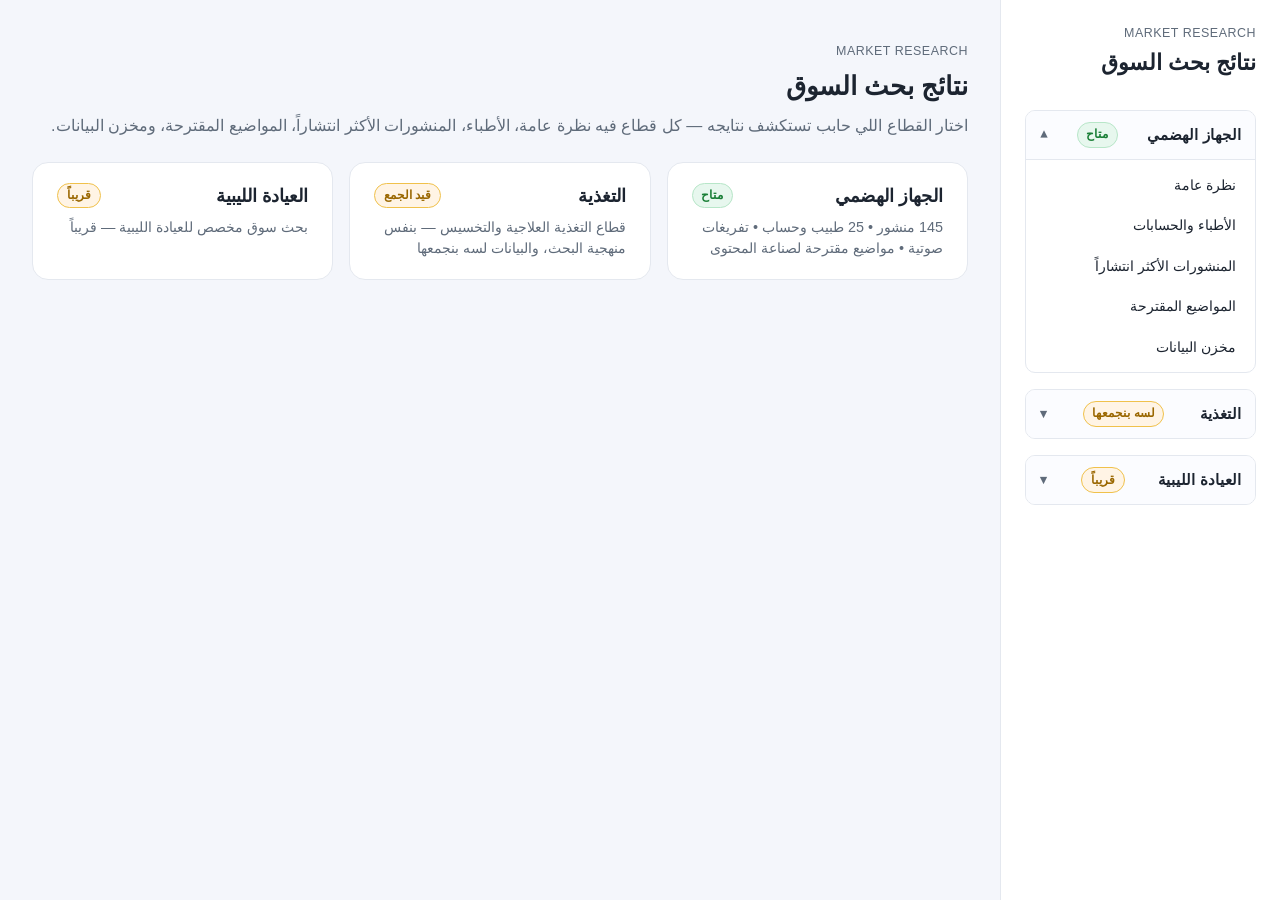
<file: index.html>
<!doctype html>
<html lang="ar" dir="rtl">
  <head>
    <meta charset="UTF-8" />
    <meta name="viewport" content="width=device-width, initial-scale=1.0" />
    <title>نتائج بحث السوق</title>
    <meta name="referrer" content="no-referrer" />
    <link rel="stylesheet" href="assets/css/base.css" />
    <link rel="stylesheet" href="assets/css/home.css" />
  </head>
  <body>
    <div class="mobile-header">
      <button class="menu-toggle" id="menuToggle" aria-label="فتح القائمة">
        <svg viewBox="0 0 24 24" width="24" height="24" stroke="currentColor" stroke-width="2" fill="none" stroke-linecap="round" stroke-linejoin="round"><line x1="3" y1="12" x2="21" y2="12"></line><line x1="3" y1="6" x2="21" y2="6"></line><line x1="3" y1="18" x2="21" y2="18"></line></svg>
      </button>
      <span class="mobile-title">نتائج بحث السوق</span>
    </div>

    <div class="sidebar-overlay" id="sidebarOverlay"></div>

    <div class="layout">
      <aside class="sidebar" id="sidebar"></aside>

      <main class="main-content">
        <header class="home-header">
          <p class="eyebrow">Market Research</p>
          <h1>نتائج بحث السوق</h1>
          <p>اختار القطاع اللي حابب تستكشف نتايجه — كل قطاع فيه نظرة عامة، الأطباء، المنشورات الأكثر انتشاراً، المواضيع المقترحة، ومخزن البيانات.</p>
        </header>

        <div class="vertical-grid">
          <a class="vertical-card" href="gastro/index.html">
            <div class="vertical-card-head">
              <h2>الجهاز الهضمي</h2>
              <span class="badge-live">متاح</span>
            </div>
            <p>145 منشور • 25 طبيب وحساب • تفريغات صوتية • مواضيع مقترحة لصناعة المحتوى</p>
          </a>

          <a class="vertical-card" href="nutrition/index.html">
            <div class="vertical-card-head">
              <h2>التغذية</h2>
              <span class="badge-soon">قيد الجمع</span>
            </div>
            <p>قطاع التغذية العلاجية والتخسيس — بنفس منهجية البحث، والبيانات لسه بنجمعها</p>
          </a>

          <a class="vertical-card" href="libyan-clinic/index.html">
            <div class="vertical-card-head">
              <h2>العيادة الليبية</h2>
              <span class="badge-soon">قريباً</span>
            </div>
            <p>بحث سوق مخصص للعيادة الليبية — قريباً</p>
          </a>
        </div>
      </main>
    </div>

    <script src="assets/js/shared/nav.js"></script>
    <script src="assets/js/shared/sidebar.js"></script>
    <script>MRSidebar.init({ current: "home", root: "" });</script>
  </body>
</html>
</file>
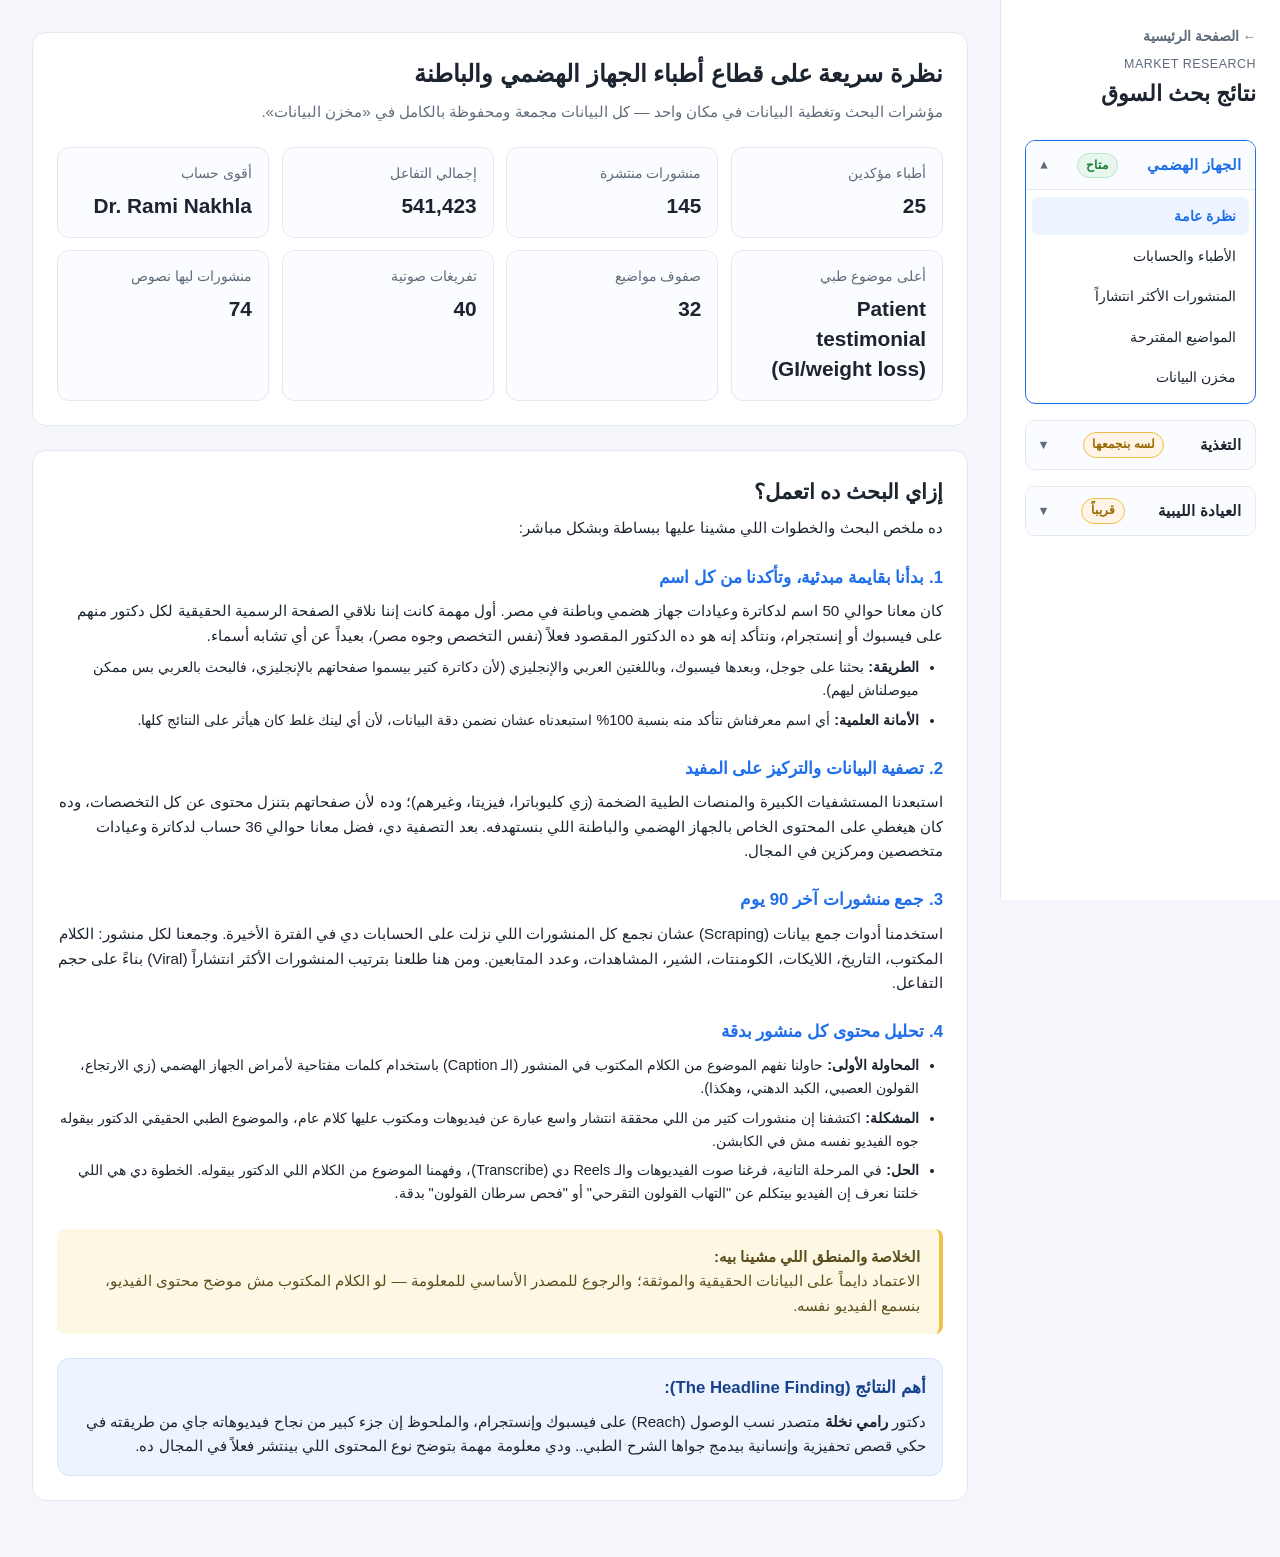
<file: gastro/index.html>
<!doctype html>
<html lang="ar" dir="rtl">
  <head>
    <meta charset="UTF-8" />
    <meta name="viewport" content="width=device-width, initial-scale=1.0" />
    <title>الجهاز الهضمي — نتائج بحث السوق</title>
    <meta name="referrer" content="no-referrer" />
    <link rel="stylesheet" href="../assets/css/base.css" />
    <link rel="stylesheet" href="../assets/css/home.css" />
  </head>
  <body>
    <div class="mobile-header">
      <button class="menu-toggle" id="menuToggle" aria-label="فتح القائمة">
        <svg viewBox="0 0 24 24" width="24" height="24" stroke="currentColor" stroke-width="2" fill="none" stroke-linecap="round" stroke-linejoin="round"><line x1="3" y1="12" x2="21" y2="12"></line><line x1="3" y1="6" x2="21" y2="6"></line><line x1="3" y1="18" x2="21" y2="18"></line></svg>
      </button>
      <span class="mobile-title">الجهاز الهضمي</span>
    </div>

    <div class="sidebar-overlay" id="sidebarOverlay"></div>

    <div class="layout">
      <aside class="sidebar" id="sidebar"></aside>
      <main class="main-content" id="pageHost"></main>
    </div>

    <script src="../assets/js/shared/utils.js"></script>
    <script src="../assets/js/shared/deep-links.js"></script>
    <script src="../assets/js/shared/nav.js"></script>
    <script src="../assets/js/shared/sidebar.js"></script>
    <script src="../assets/js/shared/page-templates.js"></script>
    <script src="config.js"></script>
    <script src="data.js"></script>
    <script src="../assets/js/research-app.js"></script>
    <script>
      MRSidebar.init({ current: "gastro", root: "../" });
      MRResearchApp.init();
    </script>
  </body>
</html>
</file>
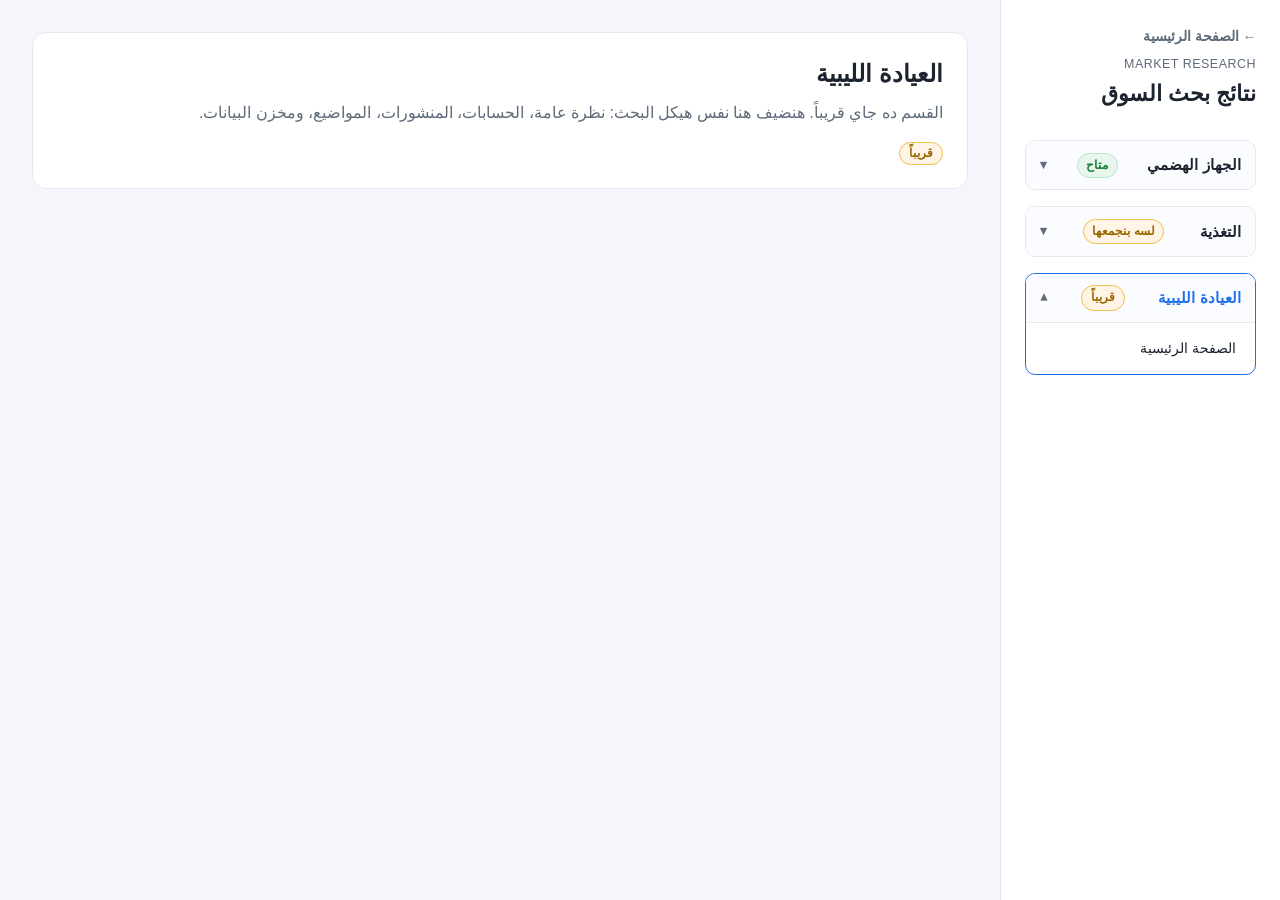
<file: libyan-clinic/index.html>
<!doctype html>
<html lang="ar" dir="rtl">
  <head>
    <meta charset="UTF-8" />
    <meta name="viewport" content="width=device-width, initial-scale=1.0" />
    <title>العيادة الليبية — قريباً</title>
    <link rel="stylesheet" href="../assets/css/base.css" />
    <link rel="stylesheet" href="../assets/css/home.css" />
  </head>
  <body>
    <div class="mobile-header">
      <button class="menu-toggle" id="menuToggle" aria-label="فتح القائمة">
        <svg viewBox="0 0 24 24" width="24" height="24" stroke="currentColor" stroke-width="2" fill="none" stroke-linecap="round" stroke-linejoin="round"><line x1="3" y1="12" x2="21" y2="12"></line><line x1="3" y1="6" x2="21" y2="6"></line><line x1="3" y1="18" x2="21" y2="18"></line></svg>
      </button>
      <span class="mobile-title">العيادة الليبية</span>
    </div>

    <div class="sidebar-overlay" id="sidebarOverlay"></div>

    <div class="layout">
      <aside class="sidebar" id="sidebar"></aside>

      <main class="main-content">
        <section class="card">
          <h2>العيادة الليبية</h2>
          <p style="color:var(--muted);margin-top:0.6rem">القسم ده جاي قريباً. هنضيف هنا نفس هيكل البحث: نظرة عامة، الحسابات، المنشورات، المواضيع، ومخزن البيانات.</p>
          <p style="margin-top:1rem"><span class="badge-soon">قريباً</span></p>
        </section>
      </main>
    </div>

    <script src="../assets/js/shared/nav.js"></script>
    <script src="../assets/js/shared/sidebar.js"></script>
    <script>MRSidebar.init({ current: "libyan-clinic", root: "../" });</script>
  </body>
</html>
</file>
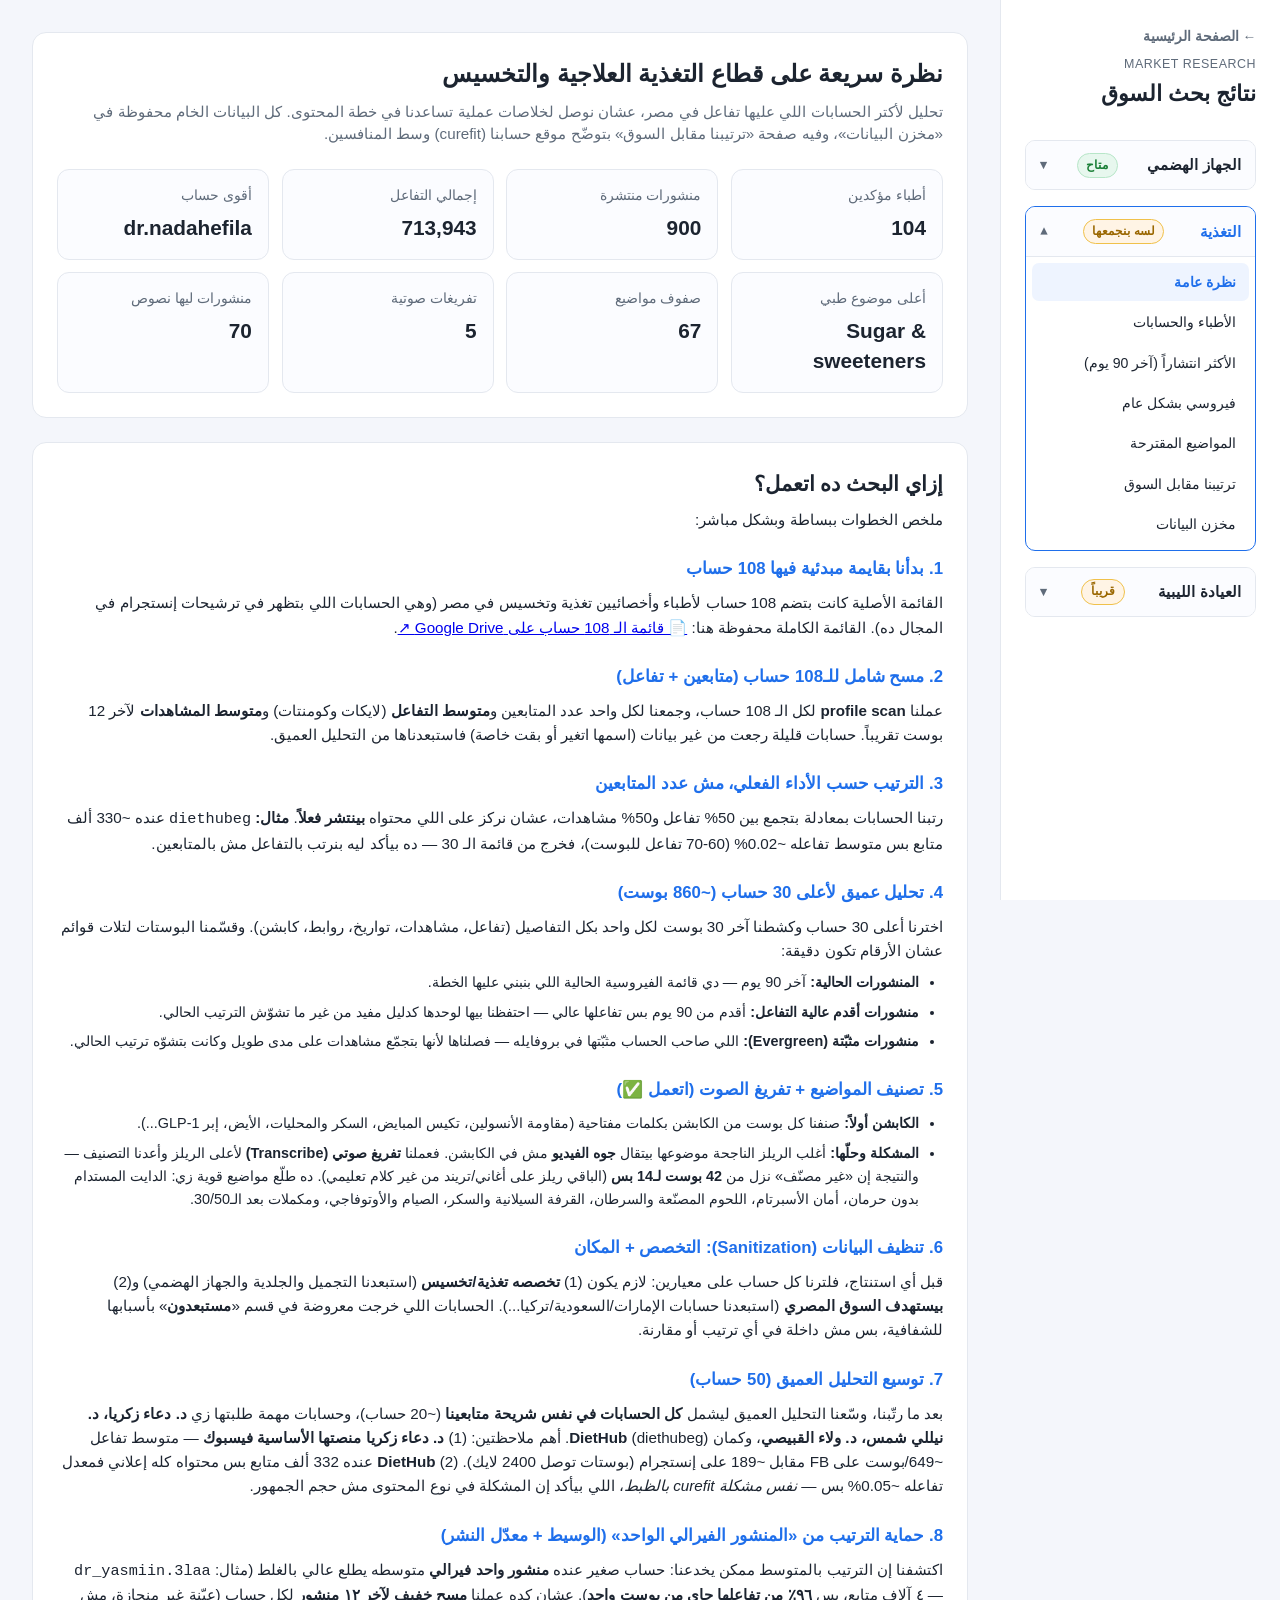
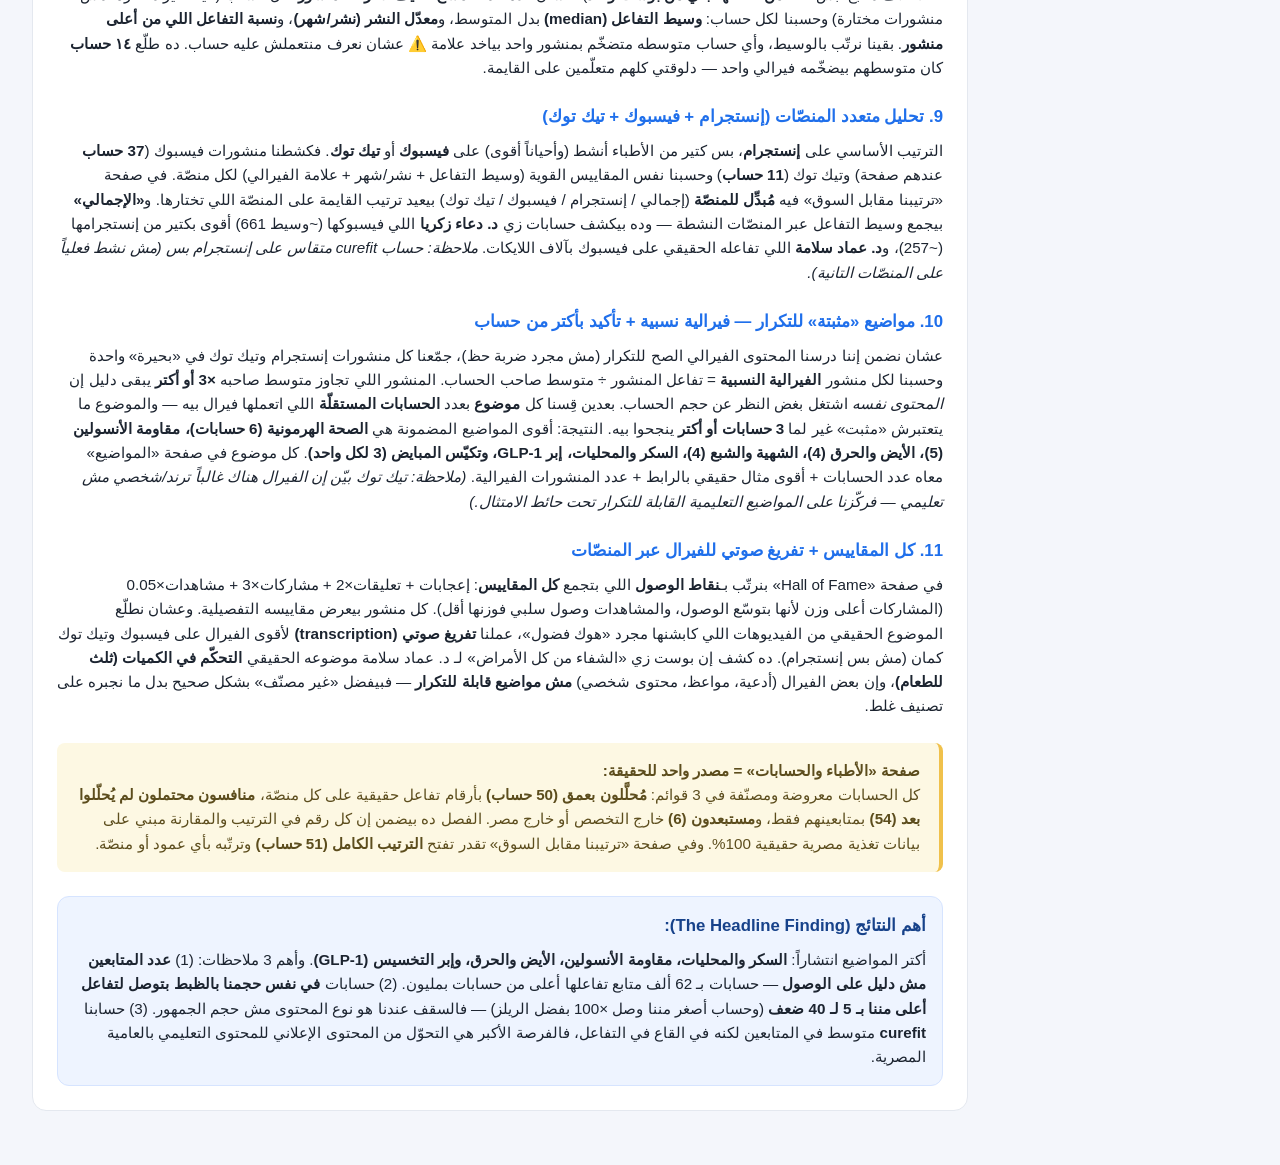
<file: nutrition/index.html>
<!doctype html>
<html lang="ar" dir="rtl">
  <head>
    <meta charset="UTF-8" />
    <meta name="viewport" content="width=device-width, initial-scale=1.0" />
    <title>التغذية — نتائج بحث السوق</title>
    <meta name="referrer" content="no-referrer" />
    <link rel="stylesheet" href="../assets/css/base.css" />
    <link rel="stylesheet" href="../assets/css/home.css" />
  </head>
  <body>
    <div class="mobile-header">
      <button class="menu-toggle" id="menuToggle" aria-label="فتح القائمة">
        <svg viewBox="0 0 24 24" width="24" height="24" stroke="currentColor" stroke-width="2" fill="none" stroke-linecap="round" stroke-linejoin="round"><line x1="3" y1="12" x2="21" y2="12"></line><line x1="3" y1="6" x2="21" y2="6"></line><line x1="3" y1="18" x2="21" y2="18"></line></svg>
      </button>
      <span class="mobile-title">التغذية</span>
    </div>

    <div class="sidebar-overlay" id="sidebarOverlay"></div>

    <div class="layout">
      <aside class="sidebar" id="sidebar"></aside>
      <main class="main-content" id="pageHost"></main>
    </div>

    <script src="../assets/js/shared/utils.js"></script>
    <script src="../assets/js/shared/deep-links.js"></script>
    <script src="../assets/js/shared/nav.js"></script>
    <script src="../assets/js/shared/sidebar.js"></script>
    <script src="../assets/js/shared/page-templates.js"></script>
    <script src="config.js"></script>
    <script src="data.js"></script>
    <script src="../assets/js/research-app.js"></script>
    <script>
      MRSidebar.init({ current: "nutrition", root: "../" });
      MRResearchApp.init();
    </script>
  </body>
</html>
</file>
<file: assets/css/base.css>
:root {
  --bg: #f4f6fb;
  --surface: #ffffff;
  --text: #1c2430;
  --muted: #5f6b7a;
  --primary: #1f6feb;
  --border: #e4e8ef;
  --success: #1a7f37;
  --chip: #eef4ff;
}

* { box-sizing: border-box; }

body {
  margin: 0;
  background: var(--bg);
  color: var(--text);
  font-family: -apple-system, BlinkMacSystemFont, "Segoe UI", Roboto, "Noto Kufi Arabic", "Noto Sans Arabic", Arial, sans-serif;
  line-height: 1.45;
}

.layout {
  display: flex;
  min-height: 100vh;
}

.sidebar {
  width: 280px;
  background: var(--surface);
  border-left: 1px solid var(--border);
  padding: 1.5rem;
  display: flex;
  flex-direction: column;
  gap: 2rem;
  position: sticky;
  top: 0;
  height: 100vh;
  overflow-y: auto;
}

.sidebar-header h1 {
  font-size: 1.4rem;
  margin-top: 0.4rem;
  line-height: 1.3;
}

.side-nav {
  display: flex;
  flex-direction: column;
  gap: 0.5rem;
}

.nav-btn {
  border: 1px solid transparent;
  border-radius: 8px;
  background: transparent;
  padding: 0.8rem 1rem;
  font-weight: 600;
  cursor: pointer;
  text-align: right;
  color: var(--text);
  transition: all 0.2s ease;
  font-family: inherit;
  font-size: 0.95rem;
}

.nav-btn:hover {
  background: var(--chip);
}

.nav-btn.is-active {
  background: var(--chip);
  color: var(--primary);
  border-color: var(--primary);
}

.main-content {
  flex: 1;
  padding: 2rem;
  max-width: 1100px;
  margin: 0 auto;
  width: 100%;
}

h1,h2,h3,p { margin: 0; }

.eyebrow {
  color: var(--muted);
  font-size: 0.78rem;
  text-transform: uppercase;
  letter-spacing: 0.5px;
}

.card {
  background: var(--surface);
  border: 1px solid var(--border);
  border-radius: 14px;
  padding: 1.5rem;
  margin-bottom: 1.5rem;
}

.hero p { color: var(--muted); margin-top: 0.6rem; font-size: 0.95rem; }

.page-content { display: none; }
.page-content.is-active { display: block; }

.kpi-grid {
  margin-top: 1.5rem;
  display: grid;
  grid-template-columns: repeat(2, minmax(0, 1fr));
  gap: 0.8rem;
}

.kpi {
  border: 1px solid var(--border);
  border-radius: 12px;
  padding: 1rem;
  background: #fbfcff;
}

.kpi .label { color: var(--muted); font-size: 0.85rem; }
.kpi .value { font-size: 1.3rem; font-weight: 700; margin-top: 0.4rem; }

.section-head {
  display: flex;
  justify-content: space-between;
  gap: 1rem;
  align-items: flex-end;
  margin-bottom: 1.2rem;
}
.section-head p { color: var(--muted); font-size: 0.9rem; }

.section-head--stacked {
  flex-direction: column;
  align-items: flex-start;
  gap: 0.3rem;
}

.posts-title-count {
  color: var(--muted);
  font-weight: 600;
  font-size: 0.85em;
}

.doctors-grid {
  display: grid;
  grid-template-columns: 1fr;
  gap: 1rem;
  align-items: start;
}

.doctor-card {
  border: 1px solid var(--border);
  border-radius: 12px;
  padding: 0.85rem 1rem;
}

.doctor-top {
  display: flex;
  align-items: flex-start;
  gap: 0.85rem;
}

.doctor-main {
  flex: 1;
  min-width: 0;
}

.doctor-head {
  display: flex;
  gap: 1rem;
  align-items: center;
}

.doctor-avatar,
.doctor-photo {
  width: 64px;
  height: 64px;
  border-radius: 50%;
  flex-shrink: 0;
}

.doctor-photo { object-fit: cover; border: 1px solid var(--border); }

.doctor-avatar {
  display: grid;
  place-items: center;
  font-weight: 700;
  font-size: 1.2rem;
  background: linear-gradient(135deg, #cfe0ff, #f0d9ff);
  color: #253047;
}

.doctor-name { font-weight: 700; font-size: 1.05rem; line-height: 1.3; }
.doctor-spec { color: var(--muted); font-size: 0.82rem; margin-top: 0.15rem; line-height: 1.35; }
.doctor-info { flex: 1; min-width: 0; }

.doctor-social-row {
  display: flex;
  flex-direction: row;
  flex-wrap: wrap;
  align-items: center;
  gap: 0.35rem;
  margin-top: 0;
  flex-shrink: 0;
}

.doctor-no-links {
  font-size: 0.85rem;
  align-self: center;
}

.doctor-metrics-toggle {
  margin-top: 0;
}

.doctor-headline {
  display: flex;
  align-items: center;
  gap: 0.4rem;
  cursor: pointer;
  user-select: none;
  list-style: none;
}

.doctor-headline::-webkit-details-marker {
  display: none;
}

.doctor-expander {
  display: grid;
  place-items: center;
  width: 1.5rem;
  height: 1.5rem;
  border: 1px solid var(--border);
  border-radius: 6px;
  background: #fff;
  color: var(--muted);
  flex-shrink: 0;
  transition: border-color 0.15s ease, color 0.15s ease, background 0.15s ease;
}

.doctor-expander svg {
  width: 0.85rem;
  height: 0.85rem;
  transition: transform 0.15s ease;
}

.doctor-headline:hover .doctor-expander {
  border-color: var(--primary);
  color: var(--primary);
  background: #f8faff;
}

.doctor-metrics-toggle[open] .doctor-expander svg {
  transform: rotate(180deg);
}

.doctor-metrics-toggle[open] .doctor-expander {
  border-color: var(--primary);
  color: var(--primary);
  background: #f8faff;
}

.doctor-metrics-toggle .doctor-spec {
  margin-top: 0.35rem;
}

.doctor-metrics-toggle .meta-row {
  margin-top: 0.55rem;
}

.social-link-btn {
  display: inline-flex;
  align-items: center;
  justify-content: center;
  gap: 0.35rem;
  border: 1px solid var(--border);
  border-radius: 999px;
  background: #fff;
  padding: 0.32rem 0.55rem;
  font-size: 0.78rem;
  font-weight: 600;
  cursor: pointer;
  transition: all 0.2s ease;
  color: var(--text);
  font-family: inherit;
  white-space: nowrap;
}

.doctor-social-row .social-link-btn {
  min-width: 4.5rem;
}

.doctor-social-row .social-link-btn--icon-only {
  min-width: auto;
  padding-inline: 0.45rem;
}

.social-link-btn:hover {
  border-color: var(--primary);
  background: #f8faff;
}

.social-link-btn svg {
  width: 16px;
  height: 16px;
  flex-shrink: 0;
}

.doctor-social-row .social-link-btn svg {
  width: 15px;
  height: 15px;
}

.social-link-btn--instagram { color: #c13584; }
.social-link-btn--facebook { color: #1877f2; }

.social-link-count {
  color: var(--text);
  font-variant-numeric: tabular-nums;
}

.doctor-details {
  border-top: 1px solid var(--border);
  padding-top: 0.8rem;
  margin-top: 0.8rem;
}

.doctor-details summary {
  font-size: 0.85rem;
  font-weight: 600;
  color: var(--primary);
  cursor: pointer;
  user-select: none;
  list-style: none;
  display: inline-block;
}

.doctor-details summary::-webkit-details-marker {
  display: none;
}

.doctor-details[open] summary {
  margin-bottom: 0.8rem;
}

.meta-row { display: flex; flex-wrap: wrap; gap: 0.5rem; margin-top: 0.8rem; }

.chip {
  background: var(--chip);
  border: 1px solid #d6e4ff;
  color: #17428a;
  border-radius: 999px;
  padding: 0.25rem 0.6rem;
  font-size: 0.8rem;
  font-weight: 500;
}

.account-row {
  border-top: 1px dashed var(--border);
  padding-top: 0.8rem;
  margin-top: 0.8rem;
}

.details-content .account-row:first-child {
  border-top: none;
  padding-top: 0;
  margin-top: 0;
}

.account-head {
  display: flex;
  justify-content: space-between;
  align-items: center;
  margin-bottom: 0.6rem;
}

.account-platform { font-weight: 600; font-size: 0.95rem; }
.account-confidence { color: var(--muted); font-size: 0.8rem; }

.link-actions {
  display: flex;
  gap: 0.5rem;
}

.ghost-btn {
  border: 1px solid var(--border);
  border-radius: 8px;
  background: #fff;
  color: var(--text);
  padding: 0.4rem 0.75rem;
  font-size: 0.85rem;
  font-weight: 500;
  text-decoration: none;
  cursor: pointer;
  transition: all 0.2s ease;
}

.ghost-btn:hover { border-color: var(--primary); color: var(--primary); }

.toolbar {
  display: grid;
  gap: 0.8rem;
  grid-template-columns: 1fr;
  margin-bottom: 1.2rem;
}

.toolbar label { font-size: 0.85rem; font-weight: 500; color: var(--muted); display: grid; gap: 0.4rem; }
select,input {
  border: 1px solid var(--border);
  border-radius: 8px;
  padding: 0.6rem;
  background: #fff;
  font-family: inherit;
  font-size: 0.9rem;
}

.posts-list {
  display: grid;
  grid-template-columns: 1fr;
  gap: 1rem;
  align-items: start;
}

.post-card {
  background: var(--surface);
  border: 1px solid var(--border);
  border-radius: 16px;
  padding: 1.25rem;
  display: flex;
  flex-direction: column;
  gap: 1rem;
  align-self: start;
  height: fit-content;
  transition: transform 0.2s ease, box-shadow 0.2s ease;
}

.post-card:hover {
  transform: translateY(-2px);
  box-shadow: 0 8px 24px rgba(0, 0, 0, 0.05);
}

.post-header {
  display: flex;
  justify-content: space-between;
  align-items: center;
  margin-bottom: 0.25rem;
}

.post-meta-left {
  display: flex;
  align-items: center;
  gap: 0.6rem;
}

.post-account-name {
  font-weight: 600;
  font-size: 0.85rem;
  color: var(--muted);
  margin-bottom: 0.75rem;
}

.post-platform-tag {
  display: inline-flex;
  align-items: center;
  gap: 0.35rem;
  font-size: 0.75rem;
  font-weight: 600;
  color: var(--muted);
}

.post-platform-tag svg {
  width: 14px;
  height: 14px;
}

.post-date-tag {
  font-size: 0.65rem;
  color: var(--muted);
  text-transform: uppercase;
  letter-spacing: 0.02em;
}

.post-rank {
  background: #000;
  color: #fff;
  font-weight: 800;
  font-size: 0.95rem;
  padding: 0.25rem 0.6rem;
  border-radius: 6px;
  border: 1px solid #000;
  display: inline-flex;
  align-items: center;
  justify-content: center;
}

.post-content {
  display: flex;
  flex-wrap: wrap;
  gap: 1.25rem;
}

.post-visual {
  position: relative;
  flex-shrink: 0;
}

/* Clickable thumbnail that lazy-loads the live post embed */
.post-thumb-btn {
  display: block;
  position: relative;
  padding: 0;
  border: 0;
  background: transparent;
  cursor: pointer;
  line-height: 0;
}

.post-thumb-btn .thumb-play {
  position: absolute;
  inset: 0;
  display: flex;
  align-items: center;
  justify-content: center;
  color: #fff;
  font-size: 1.5rem;
  background: rgba(15, 23, 42, 0.22);
  border-radius: 12px;
  opacity: 0;
  transition: opacity 0.2s ease;
}

.post-thumb-btn:hover .thumb-play,
.post-thumb-btn:focus-visible .thumb-play {
  opacity: 1;
}

/* Fallback handling: hide placeholder unless there's no thumb or it failed */
.post-thumb-btn .post-thumb-placeholder,
.post-thumb-link .post-thumb-placeholder {
  display: none;
}

.post-thumb-btn.no-thumb .post-thumb,
.post-thumb-btn.thumb-failed .post-thumb,
.post-thumb-link.thumb-failed .post-thumb {
  display: none;
}

.post-thumb-btn.no-thumb .post-thumb-placeholder,
.post-thumb-btn.thumb-failed .post-thumb-placeholder,
.post-thumb-link.thumb-failed .post-thumb-placeholder {
  display: flex;
}

/* Inline embed: expand the visual to its own full-width row */
.post-visual.embed-active {
  flex-basis: 100%;
  width: 100%;
}

.post-embed {
  width: 100%;
  max-width: 540px;
}

.post-embed iframe {
  width: 100%;
  min-height: 500px;
  border: 1px solid var(--border);
  border-radius: 12px;
  background: #fff;
}

.post-thumb-link {
  display: block;
  transition: opacity 0.2s ease;
}

.post-thumb-link:hover {
  opacity: 0.9;
}

.post-thumb {
  width: 129px;
  height: 190px;
  object-fit: cover;
  border-radius: 12px;
  background: #f8fafc;
  border: 1px solid var(--border);
}

.post-thumb-placeholder {
  width: 129px;
  height: 190px;
  display: flex;
  align-items: center;
  justify-content: center;
  background: #f1f5f9;
  border-radius: 12px;
  color: #94a3b8;
  border: 1px solid var(--border);
}

.post-thumb-placeholder svg {
  width: 38px;
  height: 38px;
}

.post-info {
  flex: 1;
  display: flex;
  flex-direction: column;
  min-width: 0;
}

.post-title {
  font-size: 1.1rem;
  font-weight: 700;
  line-height: 1.4;
  margin: 0 0 0.4rem 0;
  display: -webkit-box;
  -webkit-line-clamp: 2;
  -webkit-box-orient: vertical;
  overflow: hidden;
  color: var(--text);
}

.post-stats-grid {
  display: grid;
  grid-template-columns: repeat(4, 1fr);
  gap: 0.75rem;
  margin-bottom: 1.25rem;
  background: #f8faff;
  padding: 0.75rem;
  border-radius: 10px;
  border: 1px solid #edf2f7;
}

.stat-item {
  display: flex;
  flex-direction: column;
  gap: 0.15rem;
}

.stat-icon {
  color: var(--muted);
  display: flex;
  align-items: center;
}

.stat-icon svg {
  width: 14px;
  height: 14px;
}

.stat-value {
  font-weight: 700;
  font-size: 0.9rem;
  color: var(--text);
}

.engagement-stat {
  display: inline-flex;
  flex-direction: row;
  align-items: center;
  gap: 0.35rem;
  padding: 0.25rem 0.6rem;
  background: #eff6ff;
  border-radius: 6px;
  border: 1px solid #dbeafe;
}

.engagement-stat .stat-value {
  color: var(--primary);
  font-size: 0.95rem;
}

.engagement-stat .stat-label {
  font-size: 0.7rem;
  font-weight: 700;
  color: #3b82f6;
  text-transform: uppercase;
  letter-spacing: 0.02em;
}

.post-actions {
  margin-top: 0;
}

.post-expandable {
  border-top: 1px solid var(--border);
  padding-top: 0.75rem;
}

.post-expandable summary {
  font-size: 0.8rem;
  font-weight: 600;
  color: var(--muted);
  cursor: pointer;
  list-style: none;
  display: flex;
  align-items: center;
  gap: 0.25rem;
}

.post-expandable summary::-webkit-details-marker {
  display: none;
}

.post-expandable summary::before {
  content: "↓";
  font-size: 0.9rem;
  font-family: monospace;
}

.post-expandable[open] summary::before {
  content: "↑";
}

.expandable-content {
  margin-top: 0.75rem;
  animation: slideDown 0.2s ease-out;
}

@keyframes slideDown {
  from { opacity: 0; transform: translateY(-8px); }
  to { opacity: 1; transform: translateY(0); }
}

.detail-chips {
  display: flex;
  flex-wrap: wrap;
  gap: 0.4rem;
  margin-bottom: 0.75rem;
}

.post-caption-text {
  font-size: 0.85rem;
  line-height: 1.6;
  color: #475569;
  background: #f8fafc;
  padding: 0.75rem;
  border-radius: 8px;
  margin: 0;
}

.methodology-card {
  line-height: 1.6;
}
.methodology-card h2 {
  font-size: 1.3rem;
  margin-bottom: 0.5rem;
}
.methodology-intro {
  font-size: 0.95rem;
  color: var(--text);
  margin-bottom: 1.5rem;
}
.methodology-step {
  margin-bottom: 1.5rem;
}
.methodology-step h3 {
  font-size: 1.05rem;
  color: var(--primary);
  margin-bottom: 0.5rem;
}
.methodology-step p {
  font-size: 0.95rem;
  color: var(--text);
}
.methodology-step ul {
  margin: 0.5rem 0 0 0;
  padding-inline-start: 1.5rem;
}
.methodology-step li {
  margin-bottom: 0.4rem;
  font-size: 0.9rem;
}
.methodology-conclusion blockquote {
  margin: 1.5rem 0;
  padding: 1rem 1.2rem;
  background: #fdf8e3;
  border-right: 4px solid #f0c14b;
  border-radius: 8px;
  color: #5c4d1d;
  font-size: 0.95rem;
}
.methodology-highlight {
  background: var(--chip);
  border: 1px solid #d6e4ff;
  border-radius: 12px;
  padding: 1rem;
  margin-top: 1.5rem;
}
.methodology-highlight h3 {
  color: #17428a;
  font-size: 1.05rem;
  margin-bottom: 0.5rem;
}
.methodology-highlight p {
  font-size: 0.95rem;
  color: var(--text);
  margin: 0;
}

.metrics {
  display: grid;
  grid-template-columns: repeat(3, minmax(0, 1fr));
  gap: 0.5rem;
  margin-top: 1rem;
}

.metric {
  border: 1px solid var(--border);
  border-radius: 10px;
  padding: 0.5rem;
  background: #fbfcff;
}
.metric .m-label { color: var(--muted); font-size: 0.75rem; }
.metric .m-value { font-weight: 700; font-size: 1rem; margin-top: 0.2rem; }

.caption {
  margin: 1rem 0;
  color: #2f3848;
  font-size: 0.9rem;
  display: -webkit-box;
  -webkit-line-clamp: 3;
  -webkit-box-orient: vertical;
  overflow: hidden;
}

.topics-list {
  display: flex;
  flex-wrap: wrap;
  gap: 1rem;
  align-items: flex-start;
}

.topic-card {
  border: 1px solid var(--border);
  border-radius: 12px;
  padding: 1rem;
  flex: 1 1 100%;
  max-width: 100%;
  align-self: flex-start;
  height: fit-content;
}

.topic-name { font-weight: 700; font-size: 1.05rem; }
.toast {
  position: fixed;
  bottom: 20px;
  inset-inline: 20px;
  background: #0f172a;
  color: #fff;
  border-radius: 10px;
  padding: 0.8rem 1rem;
  font-size: 0.9rem;
  z-index: 50;
  opacity: 0;
  pointer-events: none;
  transition: opacity 0.2s ease;
  box-shadow: 0 4px 12px rgba(0,0,0,0.15);
}
.toast.show { opacity: 1; }

/* ---------- Coverage strip ---------- */
.coverage-strip {
  display: grid;
  grid-template-columns: repeat(2, minmax(0, 1fr));
  gap: 0.6rem;
}
.coverage-item {
  border: 1px solid var(--border);
  border-radius: 10px;
  padding: 0.7rem;
  background: #fbfcff;
  text-align: center;
}
.coverage-value { display: block; font-weight: 700; font-size: 1.2rem; color: var(--primary); }
.coverage-label { display: block; color: var(--muted); font-size: 0.78rem; margin-top: 0.2rem; }

/* ---------- Shared helpers ---------- */
.muted { color: var(--muted); font-size: 0.82rem; }
.results-count { color: var(--muted); font-size: 0.85rem; margin-bottom: 0.8rem; }
.chip-accent { background: #e7f7ee; border-color: #b7e6c8; color: #1a7f37; }
.topic-tags { display: flex; flex-wrap: wrap; gap: 0.4rem; margin: 0.8rem 0; }

/* ---------- Post thumbnails ---------- */
.post-body { display: flex; gap: 0.8rem; align-items: flex-start; }

/* ---------- Transcript blocks ---------- */
.transcript-block {
  margin: 1rem 0;
  border: 1px solid var(--border);
  border-radius: 12px;
  padding: 1rem;
  background: #f8fafc;
  font-size: 0.88rem;
}
.transcript-block summary {
  font-weight: 700;
  color: var(--primary);
  cursor: pointer;
  list-style: none;
  display: flex;
  align-items: center;
  gap: 0.5rem;
}
.transcript-block summary::before {
  content: "▶";
  font-size: 0.7rem;
  transition: transform 0.2s ease;
}
.transcript-block[open] summary::before {
  transform: rotate(90deg);
}
.transcript-block summary::-webkit-details-marker { display: none; }
.transcript-block.muted { color: var(--muted); background: #f1f5f9; border-style: dashed; }
.transcript-full {
  margin: 1rem 0;
  color: #334155;
  line-height: 1.7;
  padding: 0.75rem;
  background: #fff;
  border-radius: 8px;
  border: 1px solid var(--border);
}
.segments { 
  display: grid; 
  gap: 0.5rem; 
  border-top: 1px solid var(--border); 
  padding-top: 1rem; 
  margin-top: 1rem;
}
.seg { 
  display: flex; 
  gap: 0.75rem; 
  align-items: flex-start;
  padding: 0.4rem;
  border-radius: 6px;
  transition: background 0.2s ease;
}
.seg:hover {
  background: #fff;
}
.seg-time {
  flex-shrink: 0;
  font-variant-numeric: tabular-nums;
  color: var(--primary);
  font-size: 0.75rem;
  font-weight: 700;
  background: #e0efff;
  border-radius: 4px;
  padding: 0.1rem 0.4rem;
}
.seg-text { color: #1e293b; line-height: 1.5; }

/* ---------- Sub details (linked posts / evidence) ---------- */
.sub-details { margin-top: 0.8rem; }
.sub-details summary {
  font-size: 0.82rem;
  font-weight: 600;
  color: var(--primary);
  cursor: pointer;
  list-style: none;
}
.sub-details summary::-webkit-details-marker { display: none; }
.linked-posts { margin: 0.6rem 0 0; padding-inline-start: 1.2rem; font-size: 0.85rem; }
.linked-posts li { margin-bottom: 0.3rem; }

/* ---------- Audit / vault tables ---------- */
.audit-details summary {
  font-weight: 700;
  color: var(--text);
  cursor: pointer;
  list-style: none;
  font-size: 1.05rem;
}
.audit-details summary::-webkit-details-marker { display: none; }
.audit-details summary::before { content: "▸ "; color: var(--primary); }
.audit-details[open] summary::before { content: "▾ "; }
.audit-details[open] summary { margin-bottom: 1rem; }

.table-wrap { overflow-x: auto; -webkit-overflow-scrolling: touch; }
.data-table {
  width: 100%;
  border-collapse: collapse;
  font-size: 0.85rem;
  min-width: 520px;
}
.data-table th, .data-table td {
  border-bottom: 1px solid var(--border);
  padding: 0.5rem 0.6rem;
  text-align: right;
  white-space: nowrap;
}
.data-table th { background: #fbfcff; color: var(--muted); font-weight: 600; position: sticky; top: 0; }
.data-table td:nth-child(2) { white-space: normal; }

.vault-search-label { display: grid; gap: 0.4rem; margin-top: 1rem; font-size: 0.85rem; color: var(--muted); font-weight: 500; }
.vault-transcript {
  border: 1px solid var(--border);
  border-radius: 10px;
  padding: 0.8rem;
  margin-bottom: 0.8rem;
}
.vault-desc {
  margin-top: 0.4rem;
  color: var(--muted);
  font-size: 0.82rem;
  white-space: pre-wrap;
}

@media (min-width: 760px) {
  .coverage-strip { grid-template-columns: repeat(6, minmax(0, 1fr)); }
}

.mobile-header {
  display: none;
}
.sidebar-overlay {
  display: none;
}
.close-sidebar {
  display: none;
}

@media (min-width: 760px) {
  .layout { flex-direction: row; }
  .toolbar { grid-template-columns: 200px 1fr; }
  .kpi-grid { grid-template-columns: repeat(4, minmax(0, 1fr)); }
  .doctors-grid { grid-template-columns: repeat(2, minmax(0, 1fr)); }
  .posts-list { grid-template-columns: repeat(2, minmax(0, 1fr)); }
  .topic-card {
    flex: 0 1 calc(50% - 0.5rem);
    max-width: calc(50% - 0.5rem);
  }
}

@media (max-width: 759px) {
  .layout { flex-direction: column; }
  
  .mobile-header {
    display: flex;
    align-items: center;
    gap: 1rem;
    padding: 1rem;
    background: var(--surface);
    border-bottom: 1px solid var(--border);
    position: sticky;
    top: 0;
    z-index: 40;
  }
  
  .menu-toggle {
    background: transparent;
    border: none;
    cursor: pointer;
    color: var(--text);
    padding: 0.5rem;
    display: grid;
    place-items: center;
  }
  
  .mobile-title {
    font-weight: 700;
    font-size: 1.1rem;
  }
  
  .sidebar {
    position: fixed;
    top: 0;
    right: 0;
    bottom: 0;
    height: 100vh;
    width: 280px;
    z-index: 50;
    transform: translateX(100%);
    transition: transform 0.3s ease;
    padding-top: 1rem;
    border-left: none;
    border-right: 1px solid var(--border);
  }
  
  .sidebar.is-open {
    transform: translateX(0);
  }
  
  .close-sidebar {
    display: block;
    background: transparent;
    border: none;
    font-size: 1.5rem;
    color: var(--muted);
    cursor: pointer;
    align-self: flex-end;
    margin-bottom: -1rem;
    padding: 0.5rem;
  }
  
  .sidebar-overlay {
    display: block;
    position: fixed;
    inset: 0;
    background: rgba(0, 0, 0, 0.4);
    z-index: 45;
    opacity: 0;
    pointer-events: none;
    transition: opacity 0.3s ease;
  }
  
  .sidebar-overlay.is-open {
    opacity: 1;
    pointer-events: auto;
  }

  .main-content { padding: 1rem; }

  /* Mobile optimization for metric cards */
  .kpi-grid {
    gap: 0.6rem;
  }
  .kpi {
    padding: 0.8rem;
    border-radius: 10px;
  }
  .kpi .label {
    font-size: 0.75rem;
  }
  .kpi .value {
    font-size: 1.1rem;
    margin-top: 0.2rem;
  }
  
  .metrics {
    grid-template-columns: repeat(2, minmax(0, 1fr));
    gap: 0.4rem;
  }
  .metric {
    padding: 0.4rem;
    border-radius: 8px;
  }
  .metric .m-label {
    font-size: 0.7rem;
  }
  .metric .m-value {
    font-size: 0.9rem;
    margin-top: 0.1rem;
  }

  .post-thumb, .post-thumb-placeholder {
    width: 100px;
    height: 147px;
    border-radius: 10px;
  }
  .post-title {
    font-size: 0.88rem;
    -webkit-line-clamp: 3;
    margin-bottom: 0.2rem;
  }
  .post-account-name {
    font-size: 0.75rem;
    margin-bottom: 0.4rem;
  }
  .post-card {
    padding: 0.85rem;
    gap: 0.6rem;
  }
  .post-header {
    margin-bottom: 0;
  }
  .engagement-stat {
    padding: 0.1rem 0.4rem;
  }
  .post-rank {
    padding: 0.1rem 0.4rem;
    font-size: 0.8rem;
  }
  .engagement-stat .stat-value {
    font-size: 0.8rem;
  }
  .engagement-stat .stat-label {
    font-size: 0.6rem;
  }
  .stat-value {
    font-size: 0.75rem;
  }
  .stat-icon svg {
    width: 11px;
    height: 11px;
  }
  .post-actions .social-link-btn {
    padding: 0.3rem 0.6rem;
    font-size: 0.75rem;
    width: 100%;
    justify-content: center;
  }
  .post-stats-grid {
    grid-template-columns: repeat(3, minmax(0, 1fr));
    gap: 0.35rem;
    padding: 0.45rem 0.5rem;
    margin-bottom: 0.6rem;
  }
  .post-stats-grid .stat-item {
    flex-direction: row;
    align-items: center;
    gap: 0.25rem;
    min-width: 0;
  }
  .post-stats-grid .stat-value {
    font-size: 0.78rem;
    white-space: nowrap;
    overflow: hidden;
    text-overflow: ellipsis;
  }
  .doctor-summary-metrics .chip {
    font-size: 0.75rem;
    padding: 0.2rem 0.5rem;
  }
  .post-meta-row .social-link-btn {
    margin-inline-start: 0;
  }

  .doctor-top {
    gap: 0.65rem;
  }
  .doctor-name {
    font-size: 0.95rem;
  }
  .doctor-spec {
    font-size: 0.78rem;
  }
  .doctor-social-row .social-link-btn {
    min-width: 4rem;
    padding: 0.28rem 0.45rem;
    font-size: 0.72rem;
  }
  .doctor-avatar,
  .doctor-photo {
    width: 52px;
    height: 52px;
  }
  .doctor-avatar {
    font-size: 1rem;
  }
}

.empty-state {
  text-align: center;
  color: var(--muted);
  padding: 2rem 1rem;
}
.empty-state p { margin: 0; }

.back-home {
  display: inline-flex;
  align-items: center;
  gap: 0.35rem;
  color: var(--muted);
  text-decoration: none;
  font-size: 0.85rem;
  font-weight: 600;
  margin-bottom: 0.5rem;
}
.back-home:hover { color: var(--primary); }

/* ===== Benchmark page (curefit vs market) ===== */
.benchmark-intro .section-head p { max-width: 70ch; }

.biz-card { border: 1px solid var(--border); border-radius: 14px; padding: 1.1rem 1.2rem; background: var(--surface); }
.biz-head { display: flex; align-items: center; justify-content: space-between; gap: 1rem; flex-wrap: wrap; }
.biz-name { font-size: 1.2rem; font-weight: 800; }
.biz-handle { color: var(--muted); font-size: .9rem; }
.biz-metrics { display: grid; grid-template-columns: repeat(auto-fit, minmax(120px, 1fr)); gap: .8rem; margin: 1rem 0 .6rem; }
.biz-metric { background: var(--surface); border: 1px solid var(--border); border-radius: 10px; padding: .7rem; text-align: center; }
.biz-metric--highlight { border-color: var(--primary); background: #f0f7ff; }
.biz-metric--bad { border-color: #ffd7d3; background: #fff1f0; }
.biz-metric--bad .bm-val { color: #b42318; }
.bm-val { display: block; font-size: 1.3rem; font-weight: 800; color: var(--text); }
.bm-val span { font-size: .8rem; color: var(--muted); font-weight: 600; }
.bm-lbl { display: block; font-size: .72rem; color: var(--muted); margin-top: .2rem; }
.biz-footer { display: flex; align-items: center; justify-content: space-between; gap: 1rem; flex-wrap: wrap; margin-top: .5rem; }
.biz-links { display: flex; gap: .5rem; flex-wrap: wrap; }
.fm-note--compact { margin: 0; padding: .4rem .8rem; font-size: .85rem; flex: 1; min-width: 200px; }
.chip--link { background: var(--chip); border-radius: 999px; padding: .25rem .7rem; font-size: .8rem; text-decoration: none; color: var(--primary); border: 1px solid var(--border); }

.tier-badge { border-radius: 999px; padding: .3rem .8rem; font-size: .8rem; font-weight: 700; white-space: nowrap; }
.tier-elite { background: #f0f5ff; color: #0050b3; border: 1px solid #adc6ff; }
.tier-advanced { background: #f6ffed; color: #389e0d; border: 1px solid #b7eb8f; }
.tier-mid { background: #fff7e6; color: #d46b08; border: 1px solid #ffd591; }
.tier-emerging { background: #f9f0ff; color: #722ed1; border: 1px solid #d3adf7; }
.tier-below { background: #fff1f0; color: #b42318; border: 1px solid #ffd7d3; }

.rank-headline { display: flex; gap: 1.4rem; align-items: flex-start; flex-wrap: wrap; }
.rank-big { font-size: 3rem; font-weight: 900; color: #b42318; line-height: 1; }
.rank-big span { font-size: 1.1rem; color: var(--muted); font-weight: 600; }
.rank-text { flex: 1; min-width: 240px; }
.rank-text ul { margin: .5rem 0; padding-inline-start: 1.2rem; }
.rank-text li { margin: .25rem 0; }
.rank-note { background: #fffbe6; border: 1px solid #ffe58f; border-radius: 8px; padding: .5rem .8rem; }

.tier-ladder { display: flex; flex-direction: column; gap: .6rem; }
.tier-row { display: flex; gap: 1rem; align-items: flex-start; border: 1px solid var(--border); border-radius: 12px; padding: .8rem 1rem; background: var(--surface); }
.tier-row--me { border-color: var(--success); background: #f0fff5; box-shadow: 0 0 0 1px var(--success) inset; }
.tier-meta { min-width: 150px; display: flex; flex-direction: column; gap: .15rem; }
.tier-name { font-weight: 800; }
.tier-range { font-size: .78rem; color: var(--muted); }
.tier-chips { display: flex; flex-wrap: wrap; gap: .4rem; flex: 1; }
.tier-chip { font-size: .78rem; background: var(--chip); border: 1px solid var(--border); border-radius: 999px; padding: .2rem .6rem; color: var(--text); }
.tier-chip--me { background: var(--success); color: #fff; font-weight: 700; border-color: var(--success); }

.reach-grid { display: grid; grid-template-columns: repeat(auto-fill, minmax(250px, 1fr)); gap: .8rem; }
.reach-card { border: 1px solid var(--border); border-radius: 12px; padding: .9rem; background: var(--surface); display: flex; flex-direction: column; gap: .5rem; }
.reach-top { display: flex; justify-content: space-between; align-items: center; gap: .5rem; }
.reach-acc { font-weight: 700; font-size: .9rem; }
.tier-pill { font-size: .7rem; background: var(--chip); border-radius: 999px; padding: .15rem .55rem; color: var(--primary); white-space: nowrap; }
.reach-topic { font-weight: 700; color: var(--text); }
.reach-stats { display: flex; flex-wrap: wrap; gap: .6rem; font-size: .82rem; color: var(--muted); }
.reach-avg { margin-inline-start: auto; }
.reach-link { font-size: .85rem; color: var(--primary); text-decoration: none; font-weight: 600; }

#benchmarkRankingTable tr.rank-me td { background: #e9fbef; font-weight: 700; }

@media (max-width: 640px) { .biz-metrics { grid-template-columns: repeat(2, 1fr); } .tier-row { flex-direction: column; } }

.fm-grid { display: grid; grid-template-columns: repeat(2, 1fr); gap: .8rem; }
.fm-stat { border: 1px solid var(--border); border-radius: 12px; padding: 1rem; text-align: center; background: var(--surface); }
.fm-stat--bad { background: #fff1f0; border-color: #ffd7d3; }
.fm-val { display: block; font-size: 1.8rem; font-weight: 900; }
.fm-val span { font-size: .9rem; color: var(--muted); font-weight: 600; }
.fm-lbl { display: block; font-size: .78rem; color: var(--muted); margin-top: .3rem; }
.fm-note { background: #fffbe6; border: 1px solid #ffe58f; border-radius: 8px; padding: .6rem .9rem; margin-top: .8rem; font-size: .9rem; }
.fm-note--compact { margin: 0; padding: .5rem .8rem; flex: 1; min-width: 240px; }
@media (max-width: 640px) { .fm-grid { grid-template-columns: 1fr; } .fm-note--compact { flex: none; width: 100%; } }

/* Potential competitors (not yet analyzed) — visually distinct from analyzed doctors */
.doctor-card--competitor { border-style: dashed; background: #fbfcfe; }
#competitorsSection .section-head h3 { color: var(--muted); }

#benchmarkPeersTable tr.peer-role td { background: #eef9f1; }
#benchmarkPeersTable tr.peer-role td:nth-child(2) { font-weight: 700; }
.peers-foot { background: #fffbe6; border: 1px solid #ffe58f; border-radius: 8px; padding: .7rem .9rem; margin-top: .8rem; }

/* Excluded (off-niche / off-location) accounts */
.doctor-card--excluded { border-style: dashed; background: #fafafa; opacity: .85; }
.chip--excluded { background: #fff1f0; color: #b42318; border: 1px solid #ffd7d3; }
/* Our line highlighted in yellow on benchmark tables */
#benchmarkPeersTable tr.row-us td { background: #fff3bf; font-weight: 700; border-top: 2px solid #f0c000; border-bottom: 2px solid #f0c000; }
#benchmarkRankingTable tr.rank-me td { background: #fff3bf !important; }

/* Sortable table headers */
.th-sortable { cursor: pointer; user-select: none; white-space: nowrap; }
.th-sortable:hover { background: var(--chip); }
.sort-arrow { opacity: .55; font-size: .85em; }
.chip--pin { background: #fff3bf; color: #8a6d00; border: 1px solid #f0c000; border-radius: 999px; padding: .1rem .5rem; font-size: .78rem; }

.size-badge { font-size: .68rem; background: #eef4ff; color: var(--primary); border: 1px solid var(--border); border-radius: 999px; padding: .05rem .4rem; white-space: nowrap; }
.chip--warn { background: #fff4e5; color: #b45309; border: 1px solid #fcd9a6; }
.chip--strong { background: #eef9f0; color: #166534; border: 1px solid #bbe5c4; font-weight: 600; }
.topic-card--proven { border-color: #bbe5c4; background: #fbfffc; }
.topic-best { font-size: 0.85rem; margin-top: 0.5rem; line-height: 1.5; }
.reach-cap { font-size: 0.8rem; margin-top: 0.4rem; line-height: 1.45; }
.skew-flag { cursor: help; }
.peers-foot .muted, td .muted { color: var(--muted, #888); font-size: .85em; }
</file>
<file: assets/css/home.css>
/* Home hub + shared vertical extras */
.home-body {
  min-height: 100vh;
  display: flex;
  flex-direction: column;
}

.home-header {
  margin-bottom: 1.5rem;
}

.home-header h1 {
  font-size: 1.6rem;
  margin-top: 0.5rem;
}

.home-header p {
  color: var(--muted);
  margin-top: 0.6rem;
}

.vertical-grid {
  display: grid;
  grid-template-columns: 1fr;
  gap: 1rem;
  width: 100%;
}

/* Sidebar grouped menu (home) */
.nav-group {
  border: 1px solid var(--border);
  border-radius: 10px;
  overflow: hidden;
}

.nav-group + .nav-group {
  margin-top: 0.5rem;
}

.nav-group-title {
  display: flex;
  align-items: center;
  justify-content: space-between;
  gap: 0.5rem;
  padding: 0.7rem 0.9rem;
  font-weight: 700;
  font-size: 0.95rem;
  cursor: pointer;
  list-style: none;
  background: #fbfcff;
}

.nav-group-title::-webkit-details-marker { display: none; }

.nav-group-title::after {
  content: "▾";
  color: var(--muted);
  font-size: 0.8rem;
  transition: transform 0.2s ease;
}

.nav-group[open] .nav-group-title::after { transform: rotate(180deg); }

.nav-sub-list {
  display: flex;
  flex-direction: column;
  padding: 0.4rem;
  gap: 0.15rem;
  border-top: 1px solid var(--border);
}

.nav-sub {
  display: block;
  padding: 0.55rem 0.8rem;
  border-radius: 7px;
  color: var(--text);
  text-decoration: none;
  font-size: 0.88rem;
  font-weight: 500;
}

.nav-sub:hover {
  background: var(--chip);
  color: var(--primary);
}

.nav-sub.is-active {
  background: var(--chip);
  color: var(--primary);
  font-weight: 700;
}

.nav-group.is-current {
  border-color: var(--primary);
}

.nav-group.is-current > .nav-group-title {
  color: var(--primary);
}

.nav-group-meta {
  display: flex;
  align-items: center;
  gap: 0.4rem;
}

.sidebar-home-title {
  display: block;
  font-size: 1.4rem;
  font-weight: 700;
  color: var(--text);
  text-decoration: none;
  margin-top: 0.4rem;
  line-height: 1.3;
}

.sidebar-home-title:hover { color: var(--primary); }

.vertical-card {
  display: block;
  background: var(--surface);
  border: 1px solid var(--border);
  border-radius: 16px;
  padding: 1.25rem 1.5rem;
  text-decoration: none;
  color: inherit;
  transition: border-color 0.2s ease, box-shadow 0.2s ease;
}

.vertical-card:hover {
  border-color: var(--primary);
  box-shadow: 0 4px 16px rgba(31, 111, 235, 0.12);
}

.vertical-card.is-disabled {
  opacity: 0.72;
  pointer-events: none;
}

.vertical-card-head {
  display: flex;
  justify-content: space-between;
  align-items: flex-start;
  gap: 0.8rem;
}

.vertical-card h2 {
  font-size: 1.15rem;
  margin: 0;
}

.vertical-card p {
  color: var(--muted);
  font-size: 0.9rem;
  margin-top: 0.5rem;
}

.badge-soon {
  background: #fff4e5;
  color: #9a6700;
  border: 1px solid #f0c14b;
  border-radius: 999px;
  padding: 0.2rem 0.55rem;
  font-size: 0.75rem;
  font-weight: 600;
  white-space: nowrap;
}

.badge-live {
  background: #e7f7ee;
  color: #1a7f37;
  border: 1px solid #b7e6c8;
  border-radius: 999px;
  padding: 0.2rem 0.55rem;
  font-size: 0.75rem;
  font-weight: 600;
}

.back-home {
  display: inline-flex;
  align-items: center;
  gap: 0.35rem;
  color: var(--muted);
  text-decoration: none;
  font-size: 0.85rem;
  font-weight: 600;
  margin-bottom: 0.5rem;
}

.back-home:hover { color: var(--primary); }

.empty-state {
  text-align: center;
  color: var(--muted);
  padding: 2rem 1rem;
}

.empty-state p { margin: 0; }

@media (min-width: 760px) {
  .vertical-grid { grid-template-columns: repeat(3, minmax(0, 1fr)); }
}
</file>
